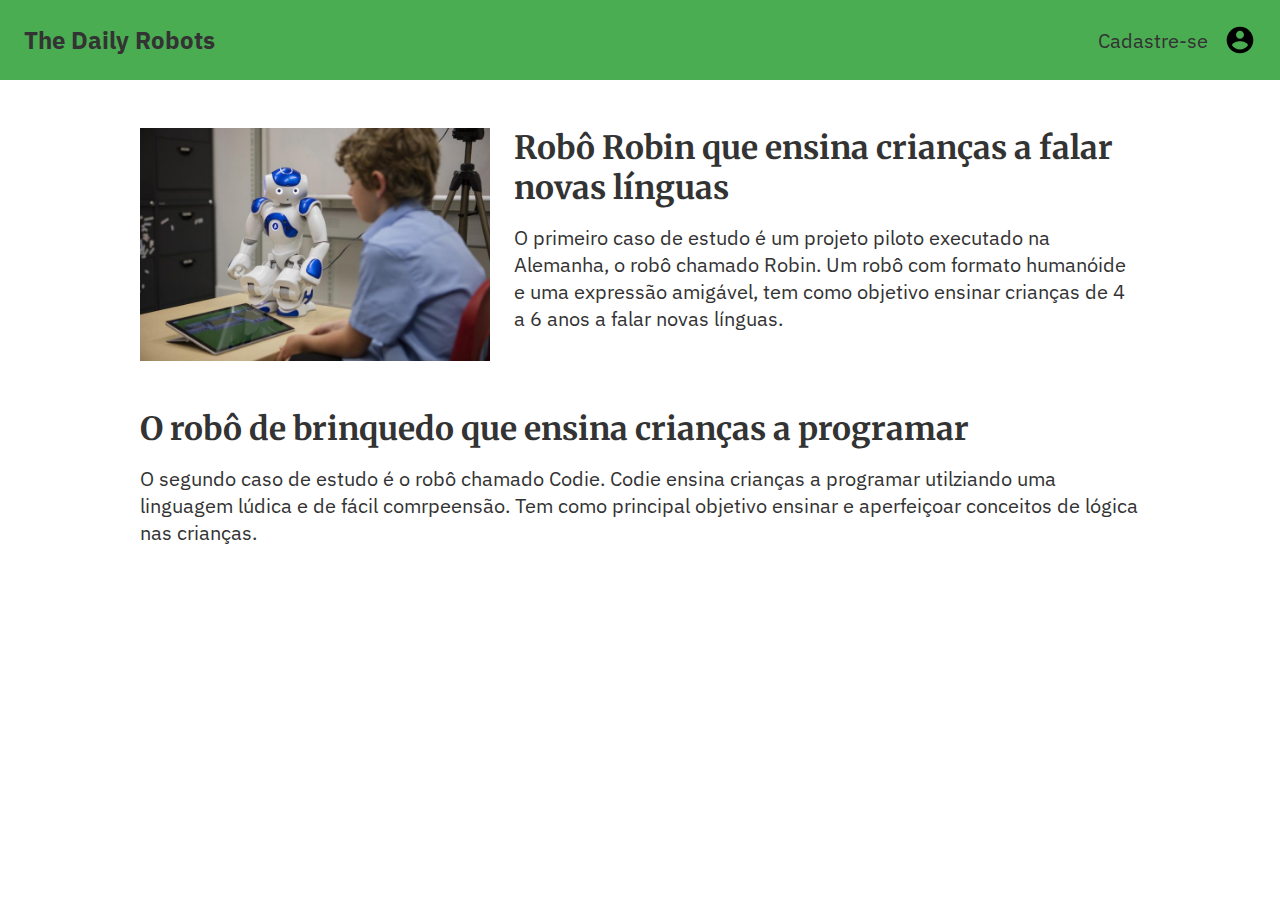
<file: index.html>
<!DOCTYPE html>
<html lang="pt-bt">
  <head>
    <title>The Daily Robots</title>
    <meta charset="utf-8">
    <meta name="viewport" content="width=device-width, initial-scale=1.0">
    <link rel='stylesheet' type='text/css' href='css/styles.css' />
    <link rel='stylesheet' type='text/css' href='css/fonts.css' />
    <link rel='stylesheet' type='text/css' href='css/topbar.css' />
    <script src='scripts/welcomeMessage.js'></script>
    <link href="https://fonts.googleapis.com/css2?family=IBM+Plex+Sans:wght@400;500&display=swap" rel="stylesheet">
    <link href="https://fonts.googleapis.com/css2?family=Merriweather:wght@400;700&display=swap" rel="stylesheet">
  </head>

  <body onload="renderWelcome()">
    <div class='topbar'>
      <h1 class='title-page'>The Daily Robots</h1>
      <!-- #paraTodosVerem -->
      <a href='form.html' class='register-wrap' aria-label='Cadastre-se na newsletter'>
        <p class='system-font register-title'>Cadastre-se</p>
        <img class='subscribe-icon' src='assets/user-icon.svg' />
      </a>
    </div>
    <div class='home-container'>
      <!-- #paraTodosVerem -->
      <a href='page1.html' aria-label='Título manchete principal'>
        <div class='teaser'>
          <img src='assets/image-article-1.jpg' alt='Imagem do teaser principal que mostra o robô'/>
          <div class='teaser-content'>
            <h2 class='teaser-title'>Robô Robin que ensina crianças a falar novas línguas</h2>
            <p class='teaser-subtitle'>O primeiro caso de estudo é um projeto piloto executado na Alemanha, o robô chamado Robin. Um robô com formato humanóide e uma expressão amigável, tem como objetivo ensinar crianças de 4 a 6 anos a falar novas línguas.</p>
          </div>
        </div>
      </a>
      <!-- #paraTodosVerem -->
      <a href='page2.html' aria-label='Título da segunda manchete'>
        <div class='teaser-content'>
          <h2 class='teaser-title'>O robô de brinquedo que ensina crianças a programar</h2>
          <p class='teaser-subtitle'>O segundo caso de estudo é o robô chamado Codie. Codie ensina crianças a programar utilziando uma linguagem lúdica e de fácil comrpeensão. Tem como principal objetivo ensinar e aperfeiçoar conceitos de lógica nas crianças.</p>
        </div>
      </a>
    </div>
  </body>
</html>
</file>
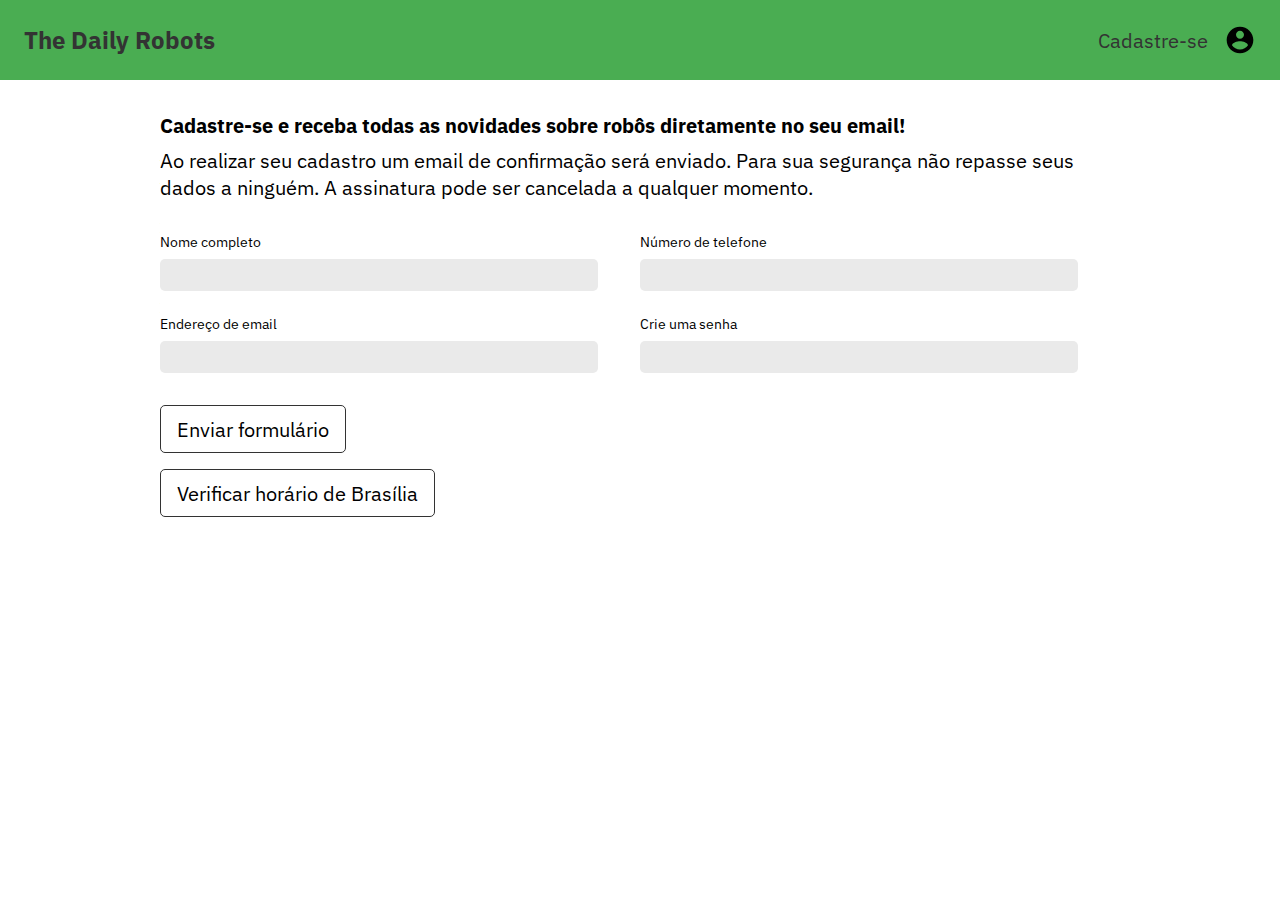
<file: form.html>
<!DOCTYPE html>
<html lang="pt-bt">

  <head>
    <title>ROBO 1</title>
    <meta charset="utf-8">
    <meta name="viewport" content="width=device-width, initial-scale=1.0">
    <link rel='stylesheet' type='text/css' href='css/styles.css' />
    <link rel='stylesheet' type='text/css' href='css/fonts.css' />
    <link rel='stylesheet' type='text/css' href='css/topbar.css' />
    <link rel='stylesheet' type='text/css' href='css/register.css' />
    <script src='scripts/form-validator.js'></script>
    <link href="https://fonts.googleapis.com/css2?family=IBM+Plex+Sans:wght@400;500&display=swap" rel="stylesheet">
    <link href="https://fonts.googleapis.com/css2?family=Merriweather:wght@400;700&display=swap" rel="stylesheet">
  </head>

  <body>
    <div class='topbar'>
      <!-- #paraTodosVerem -->
      <a href='index.html' class='register-wrap' aria-label='Voltar para a home'>
        <h1 class='title-page'>The Daily Robots</h1>
      </a>
      <!-- #paraTodosVerem -->
      <a href='form.html' class='register-wrap' aria-label='Cadastre-se na newsletter'>
        <p class='system-font register-title'>Cadastre-se</p>
        <img class='subscribe-icon' src='assets/user-icon.svg' />
      </a>
    </div>

    <div class='register-container'>
      <h2 class='system-title'>Cadastre-se e receba todas as novidades sobre robôs diretamente no seu email!</h2>
      <p class='system-font register-description'>Ao realizar seu cadastro um email de confirmação será enviado. Para sua segurança não repasse seus dados a ninguém. A assinatura pode ser cancelada a qualquer momento.</p>
      <form class='form'>
        <div class='row-holder'>
          <div class='input-wrapper'>
            <label id='nameLabel' for='name-input'>Nome completo</label>
            <!-- #paraTodosVerem -->
            <input id='name-input' tabindex="1" type='text'/>
          </div>
          <div class='input-wrapper'>
            <label id='emailLabel' for='email-input'>Endereço de email</label>
            <!-- #paraTodosVerem -->
            <input id='email-input' tabindex="2" type='email'/>
          </div>
        </div>
        <div class='row-holder'>
          <div class='input-wrapper'>
            <label id='phoneLabel' for='phone-input'>Número de telefone</label>
            <!-- #paraTodosVerem -->
            <input id='phone-input' tabindex="3" type='number'/>
          </div>
          <div class='input-wrapper'>
            <label id='passwordLabel' for='password-input'>Crie uma senha</label>
            <!-- #paraTodosVerem -->
            <input id='password-input' tabindex="4" type='password'/>
          </div>
        </div>
      </form>
      <button onClick='validateFields()' class='send-button system-font'>Enviar formulário</button>
      <button onClick='showTime()' class='send-button system-font'>Verificar horário de Brasília</button>
      <div id='register-success-message' class='status-message success'>
        <img class='icon' src='assets/success-icon.svg' fill='#4AAD52'/>
        <p class='message system-font'>Seu cadastro foi realizado com sucesso!</p>
      </div>
      <div id='register-error-message' class='status-message error'>
        <img class='icon' src='assets/failure-icon.svg' fill='#4AAD52'/>
        <p class='message system-font'>Revise os dados inseridos.</p>
      </div>
    </div>
  </body>
</html>
</file>
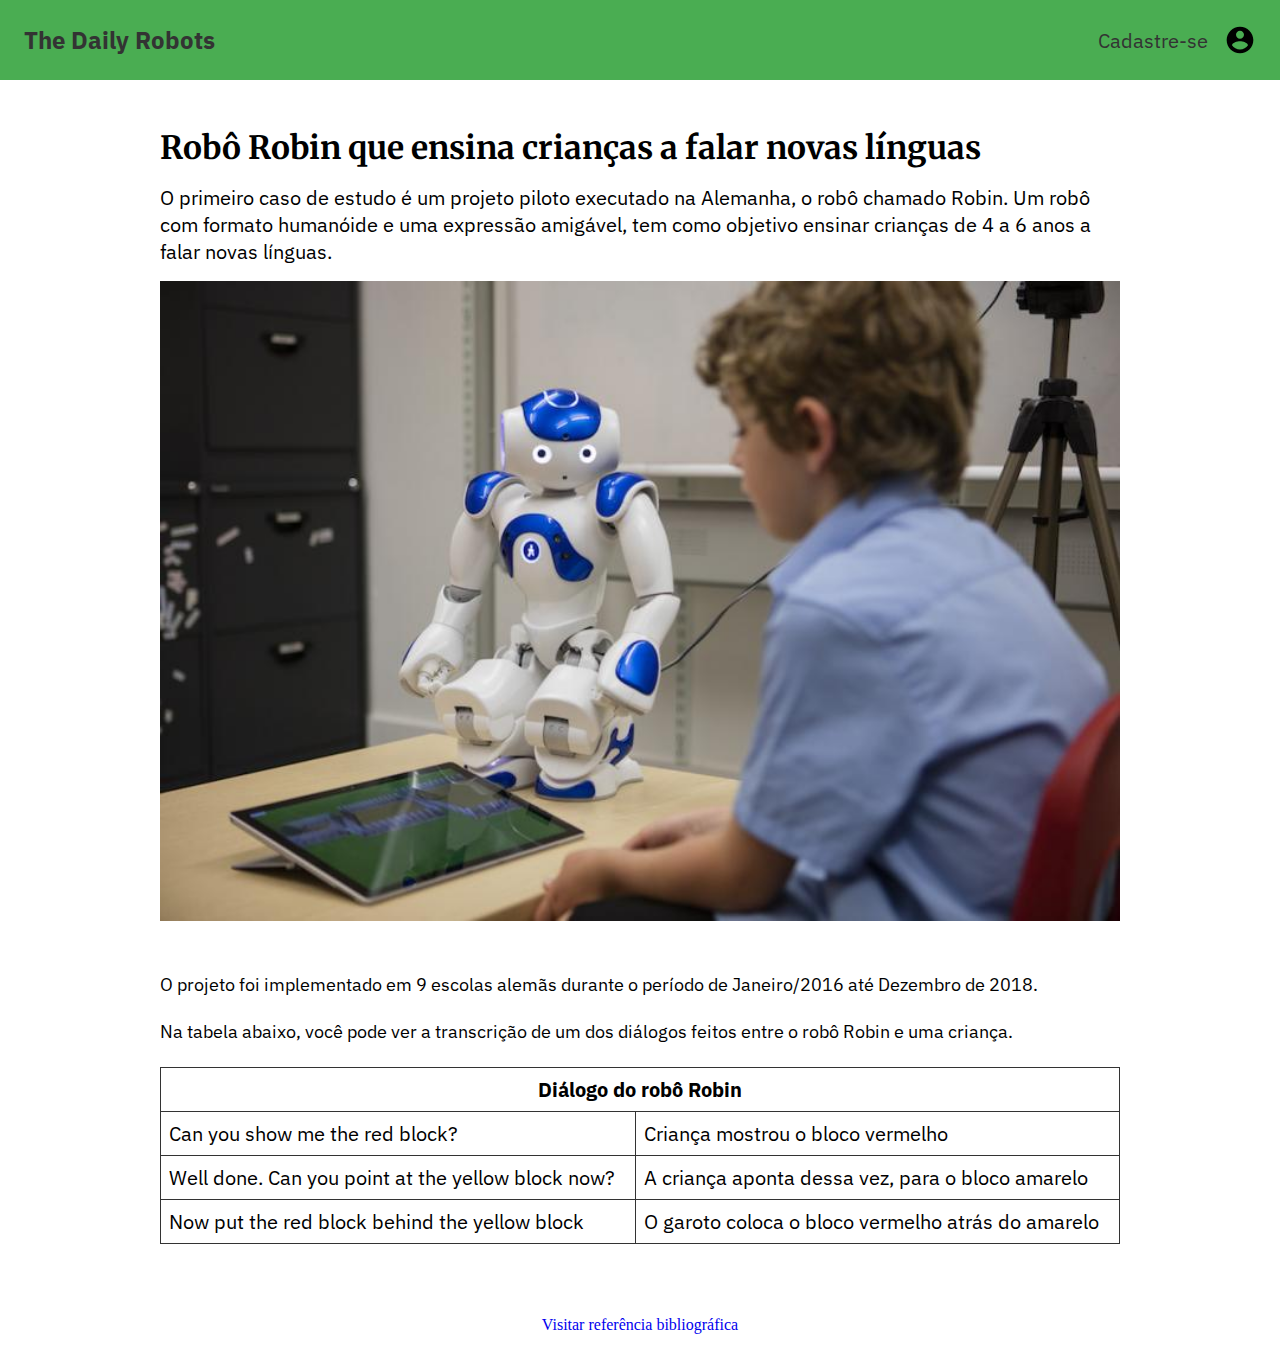
<file: page1.html>
<!DOCTYPE html>
<html lang="pt-bt">

  <head>
    <title>ROBO 1</title>
    <meta charset="utf-8">
    <meta name="viewport" content="width=device-width, initial-scale=1.0">
    <link rel='stylesheet' type='text/css' href='css/styles.css' />
    <link rel='stylesheet' type='text/css' href='css/fonts.css' />
    <link rel='stylesheet' type='text/css' href='css/topbar.css' />
    <link rel='stylesheet' type='text/css' href='css/article.css' />
    <link href="https://fonts.googleapis.com/css2?family=IBM+Plex+Sans:wght@400;500&display=swap" rel="stylesheet">
    <link href="https://fonts.googleapis.com/css2?family=Merriweather:wght@400;700&display=swap" rel="stylesheet">
  </head>

  <body>
    <div class='topbar'>
      <!-- #paraTodosVerem -->
      <a href='index.html' class='register-wrap' aria-label='Voltar para a home'>
        <h1 class='title-page'>The Daily Robots</h1>
      </a>
      <!-- #paraTodosVerem -->
      <a href='form.html' class='register-wrap' aria-label='Cadastre-se na newsletter'>
        <p class='system-font register-title'>Cadastre-se</p>
        <img class='subscribe-icon' src='assets/user-icon.svg' />
      </a>
    </div>
    
    <div class='main-wrapper'>
      <div class='article-container'>
        <div class='article-header'>
          <h2 class='article-title'>Robô Robin que ensina crianças a falar novas línguas</h2>
          <div class='article-subtitle'>
            </span>O primeiro caso de estudo é um projeto piloto executado na Alemanha, o robô chamado Robin. Um robô com formato humanóide e uma expressão amigável, tem como objetivo ensinar crianças de 4 a 6 anos a falar novas línguas.</span>
          </div>
          <img src='assets/image-article-1.jpg' alt='Imagem no corpo do texto mostar o robô Robin'/>
        </div>
        <div class='article-body'>
          <div class='paragraph'>
            </span>O projeto foi implementado em 9 escolas alemãs durante o período de Janeiro/2016 até Dezembro de 2018.</span>
          </div>
          <div class='paragraph'>
            </span>Na tabela abaixo, você pode ver a transcrição de um dos diálogos feitos entre o robô Robin e uma criança.</span>
          </div>

          <!-- TABLE -->
          <table class='table'>
            <tr class='table-row'>
              <th class='table-head system-title' colspan="2">
                Diálogo do robô Robin
              </th>
            </tr>
            <tr class='table-row system-font'>
              <td>Can you show me the red block?</td>
              <td>Criança mostrou o bloco vermelho</td>
            </tr>
            <tr class='table-row system-font'>
              <td>Well done. Can you point at the yellow block now?</td>
              <td>A criança aponta dessa vez, para o bloco amarelo</td>
            </tr>
            <tr class='table-row system-font'>
              <td>Now put the red block behind the yellow block</td>
              <td>O garoto coloca o bloco vermelho atrás do amarelo</td>
            </tr>
          </table>
        </div>
      </div>

      <a href='https://builtin.com/robotics/robotics-in-the-classroom' aria-label='Visitar referência bibliográfica'>
        <p>Visitar referência bibliográfica</p>
      </a>
    </div>
  </body>
</html>
</file>
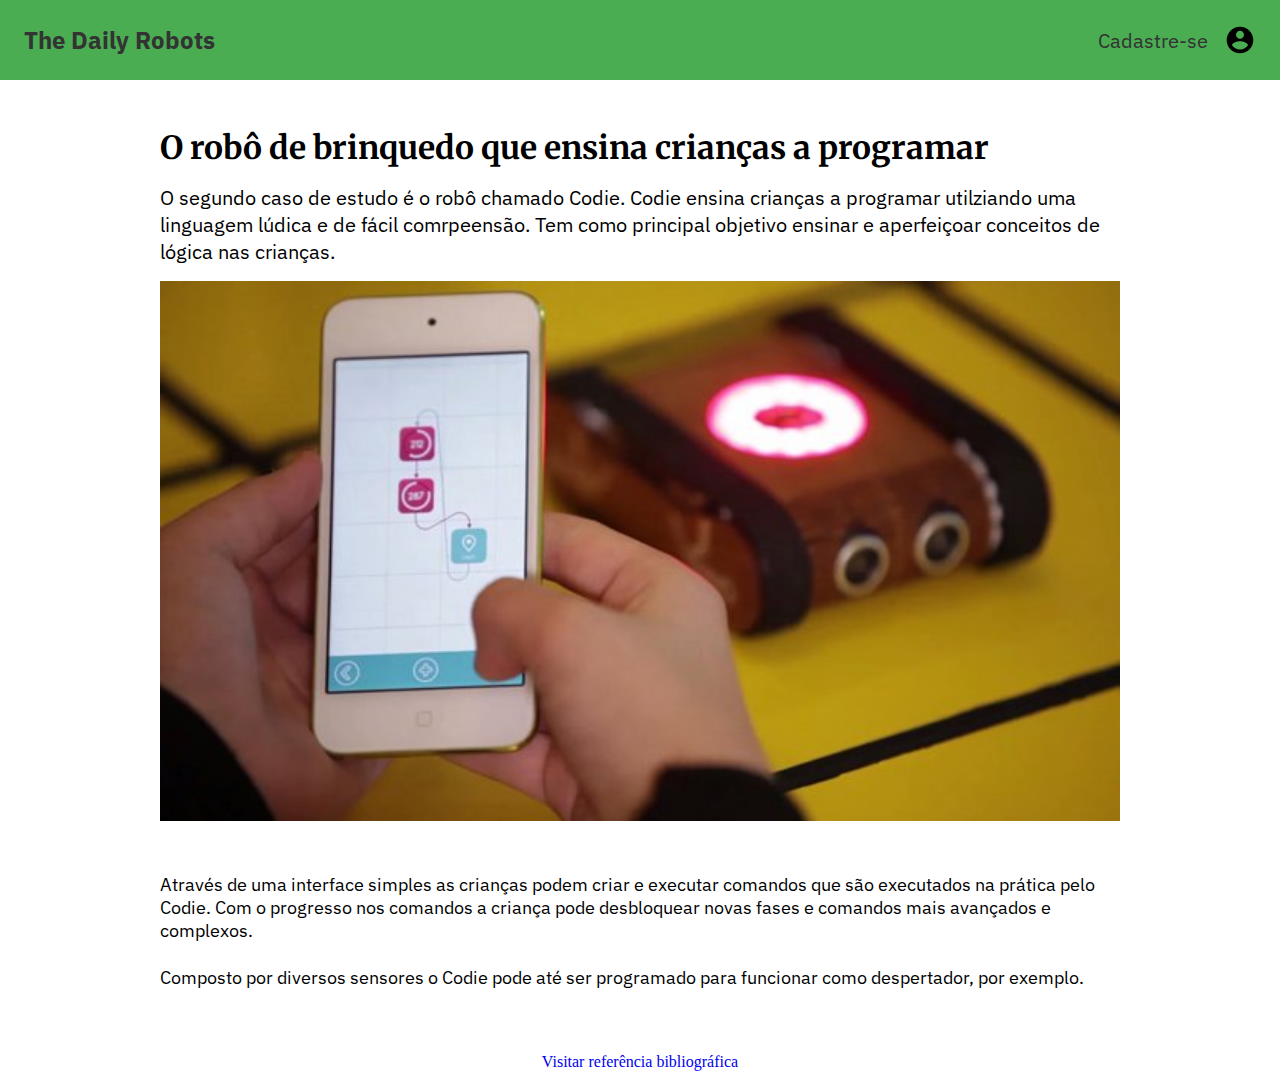
<file: page2.html>
<!DOCTYPE html>
<html lang="pt-bt">
  <head>
    <title>ROBO 1</title>
    <meta charset="utf-8">
    <meta name="viewport" content="width=device-width, initial-scale=1.0">
    <link rel='stylesheet' type='text/css' href='css/styles.css' />
    <link rel='stylesheet' type='text/css' href='css/fonts.css' />
    <link rel='stylesheet' type='text/css' href='css/topbar.css' />
    <link rel='stylesheet' type='text/css' href='css/article.css' />
    <link href="https://fonts.googleapis.com/css2?family=IBM+Plex+Sans:wght@400;500&display=swap" rel="stylesheet">
    <link href="https://fonts.googleapis.com/css2?family=Merriweather:wght@400;700&display=swap" rel="stylesheet">
  </head>

  <body>
    <div class='topbar'>
      <!-- #paraTodosVerem -->
      <a href='index.html' class='register-wrap' aria-label='Voltar para a home'>
        <h1 class='title-page'>The Daily Robots</h1>
      </a>
      <!-- #paraTodosVerem -->
      <a href='form.html' class='register-wrap' aria-label='Cadastre-se na newsletter'>
        <p class='system-font register-title'>Cadastre-se</p>
        <img class='subscribe-icon' src='assets/user-icon.svg' />
      </a>
    </div>

    <div class='main-wrapper'>
      <div class='article-container'>
        <div class='article-header'>
          <h2 class='article-title'>O robô de brinquedo que ensina crianças a programar</h2>
          <div class='article-subtitle'>
            </span>O segundo caso de estudo é o robô chamado Codie. Codie ensina crianças a programar utilziando uma linguagem lúdica e de fácil comrpeensão. Tem como principal objetivo ensinar e aperfeiçoar conceitos de lógica nas crianças.</span>
          </div>
          <img src='assets/image-article-2.jpg' alt='Imagem no corpo do texto mostar o robô Codie'/>
        </div>
        <div class='article-body'>
          <div class='paragraph'>
            </span>Através de uma interface simples as crianças podem criar e executar comandos que são executados na prática pelo Codie. Com o progresso nos comandos a criança pode desbloquear novas fases e comandos mais avançados e complexos.</span>
          </div>
          <div class='paragraph'>
            </span>Composto por diversos sensores o Codie pode até ser programado para funcionar como despertador, por exemplo.</span>
          </div>
        </div>
      </div>
    </div>

    <a href='https://www.hypeness.com.br/2015/04/robo-de-brinquedo-ensina-criancas-a-programar/' aria-label='Visitar referência bibliográfica'>
      <p>Visitar referência bibliográfica</p>
    </a>
  </body>

</html>
</file>
<file: css/styles.css>
body {
  margin: 0px;
  display: flex;
  flex-direction: column;
  align-items: center;
  justify-content: flex-start;
}
a {
  text-decoration: none;
}
.home-container {
  display: flex;
  flex-direction: column;
  align-items: center;
  padding-top: calc(80px + 24px);
  padding-bottom: 24px;
  padding-left: 24px;
  padding-right: 24px;
}
.form-container {
  display: flex;
  flex-direction: column;
  padding-left: 20px;
  padding-right: 20px;
}

.teaser {
  width: 100%;
  margin-top: 24px;
  margin-bottom: 24px;
}
.teaser img {
  width: 100%;
  margin-bottom: 24px;
}

@media (min-width: 960px) {
  .home-container {
    max-width: 1000px;
  }
  .teaser {
    display: flex;
    align-items: flex-start;
  }
  .teaser-content {
    display: flex;
    flex-direction: column;
  }
  .teaser img {
    max-width: 350px;
    margin-right: 24px;
  }
}

.menu-item {
  width: 150px;
  height: 50px;
  display: flex;
  align-items: center;
  justify-content: center;
  margin-bottom: 10px;
}
.menu-item.item {
  font-size: 16px;
  font-weight: bold;
  text-transform: uppercase;
  margin-top: 0px;
  margin-bottom: 0px;
}

/* .title-wrap {
  max-width: 70%;
  display: flex;
  align-items: flex-start;
  justify-content: center;
}
.title {
  margin-bottom: 40px;
} */
/* .article-body {
  max-width: 70%;
} */

table, tr, th, td {
  border: 1px solid #333333;
  border-collapse: collapse;
  padding: 8px;
}
.table {
  width: 100%;
  margin-bottom: 32px;
}
</file>
<file: css/fonts.css>
.title-page {
  font-size: 24px;
  font-family: 'IBM Plex Sans';
  color: #333333;
}
.system-title {
  font-size: 20px;
  font-family: 'IBM Plex Sans';
  margin-top: 8px;
  margin-bottom: 8px;
  width: 100%;
}
.system-font {
  font-size: 18px;
  font-family: 'IBM Plex Sans';
  margin: 0;
}

.teaser-title {
  font-size: 32px;
  font-family: 'Merriweather';
  margin-top: 0px;
  margin-bottom: 16px;
  color: #333333;
}
.teaser-title:hover {
  text-decoration: underline;
}
.teaser-subtitle {
  font-size: 20px;
  font-family: 'IBM Plex Sans';
  margin: 0px;
  color: #333333;
}

.article-title {
  font-size: 32px;
  font-family: 'Merriweather';
  margin-top: 24px;
  margin-bottom: 16px;
}

.article-subtitle {
  font-size: 20px;
  font-family: 'IBM Plex Sans';
  margin-top: 0px;
  margin-bottom: 16px;
}

.paragraph {
  font-size: 18px;
  font-family: 'IBM Plex Sans';
  margin-top: 0px;
  margin-bottom: 24px;
}

@media (min-width: 960px) {
  .system-font {
    font-size: 20px;
  }
}
</file>
<file: css/topbar.css>
.topbar {
  display: flex;
  flex-direction: row;
  align-items: center;
  justify-content: space-between;
  width: calc(100vw - 48px);
  height: 80px;
  background-color: #4AAD52;
  padding-left: 24px;
  padding-right: 24px;
  position: fixed;
}
.register-wrap {
  display: flex;
  align-items: center;
  justify-content: flex-end;
}
.subscribe-icon {
  width: 32px;
  height: 32px;
  margin: 0px;
}
.register-title {
  margin-right: 16px;
  display: none;
  color: #333333;
}

@media (min-width: 960px) {
  .register-title {
    display: unset;
  }
}
</file>
<file: css/register.css>
.register-container {
  display: flex;
  flex-direction: column;
  align-items: center;
  justify-content: center;
  padding-top: calc(80px + 24px);
  padding-bottom: 24px;
  padding-left: 24px;
  padding-right: 24px;
}
.register-description {
  margin-bottom: 32px;
}
.form {
  width: 100%;
  margin-bottom: 32px;
}
.input-wrapper {
  display: flex;
  flex-direction: column;
  align-items: flex-start;
  justify-content: flex-start;
  margin-bottom: 24px;
  width: 100%;
}
.input-wrapper:last-child {
  margin-bottom: 0px;
}
.input-wrapper label {
  font-size: 14px;
  font-family: 'IBM Plex Sans';
  margin-bottom: 8px;
}
.input-wrapper label.invalid {
  color: #BC4B51;
}
.input-wrapper input {
  width: calc(100% - 16px);
  height: calc(32px - 16px);
  border-radius: 5px;
  background: #EAEAEA;
  border: unset;
  padding: 8px;
}

/** #paraTodosVerem */
.input-wrapper input:focus {
  border-width: 1.5px;
  border-style: solid;
  border-color: #4AAD52;
  outline: unset;
}
.input-wrapper input.invalid {
  border-width: 1.5px;
  border-style: solid;
  border-color: #BC4B51;
  outline: unset;
}
.send-button {
  height: 48px;
  width: 100%;
  background-color: #FFFFFF;
  border-width: 1px;
  border-style: solid;
  border-color: #333333;
  border-radius: 5px;
  cursor: pointer;
  margin-bottom: 16px;
  padding-left: 16px;
  padding-right: 16px;
}
.send-button:focus {
  outline: unset;
}
.send-button:active {
  border-width: 1.5px;
  border-style: solid;
  border-color: #4AAD52;
  color: #4AAD52;
}

.status-message {
  display: none;
  width: 100%;
  align-items: center;
  justify-content: center;
}
.status-message.success.shouldRender{
  display: flex;
}
.status-message.error.shouldRender{
  display: flex;
}
.icon {
  width: 32px;
  height: 32px;
  margin: 0px;
  margin-right: 8px;
}
.row-holder {
  margin-bottom: 24px;
}

@media (min-width: 960px) {
  .register-container {
    max-width: 960px;
    align-items: flex-start;
  }
  .form {
    display: flex;
    width: 100%;
  }
  .send-button {
    width: max-content;
  }
  .row-holder {
    width: 50%;
    margin-right: 42px;
    margin-bottom: 0px;
  }
}
</file>
<file: css/article.css>
.main-wrapper {
  width: 100%;
  display: flex;
  flex-direction: column;
  align-items: center;
  justify-content: flex-start;
}

.article-container {
  display: flex;
  flex-direction: column;
  align-items: center;
  justify-content: center;
  padding-top: calc(80px + 24px);
  padding-bottom: 24px;
  padding-left: 24px;
  padding-right: 24px;
}
.article-container img {
  width: 100%;
  margin-bottom: 48px;
}
.article-header {
  width: 100%;
}
.article-body {
  width: 100%;
}

@media (min-width: 960px) {
  .article-container {
    max-width: 960px;
  }
}
</file>
